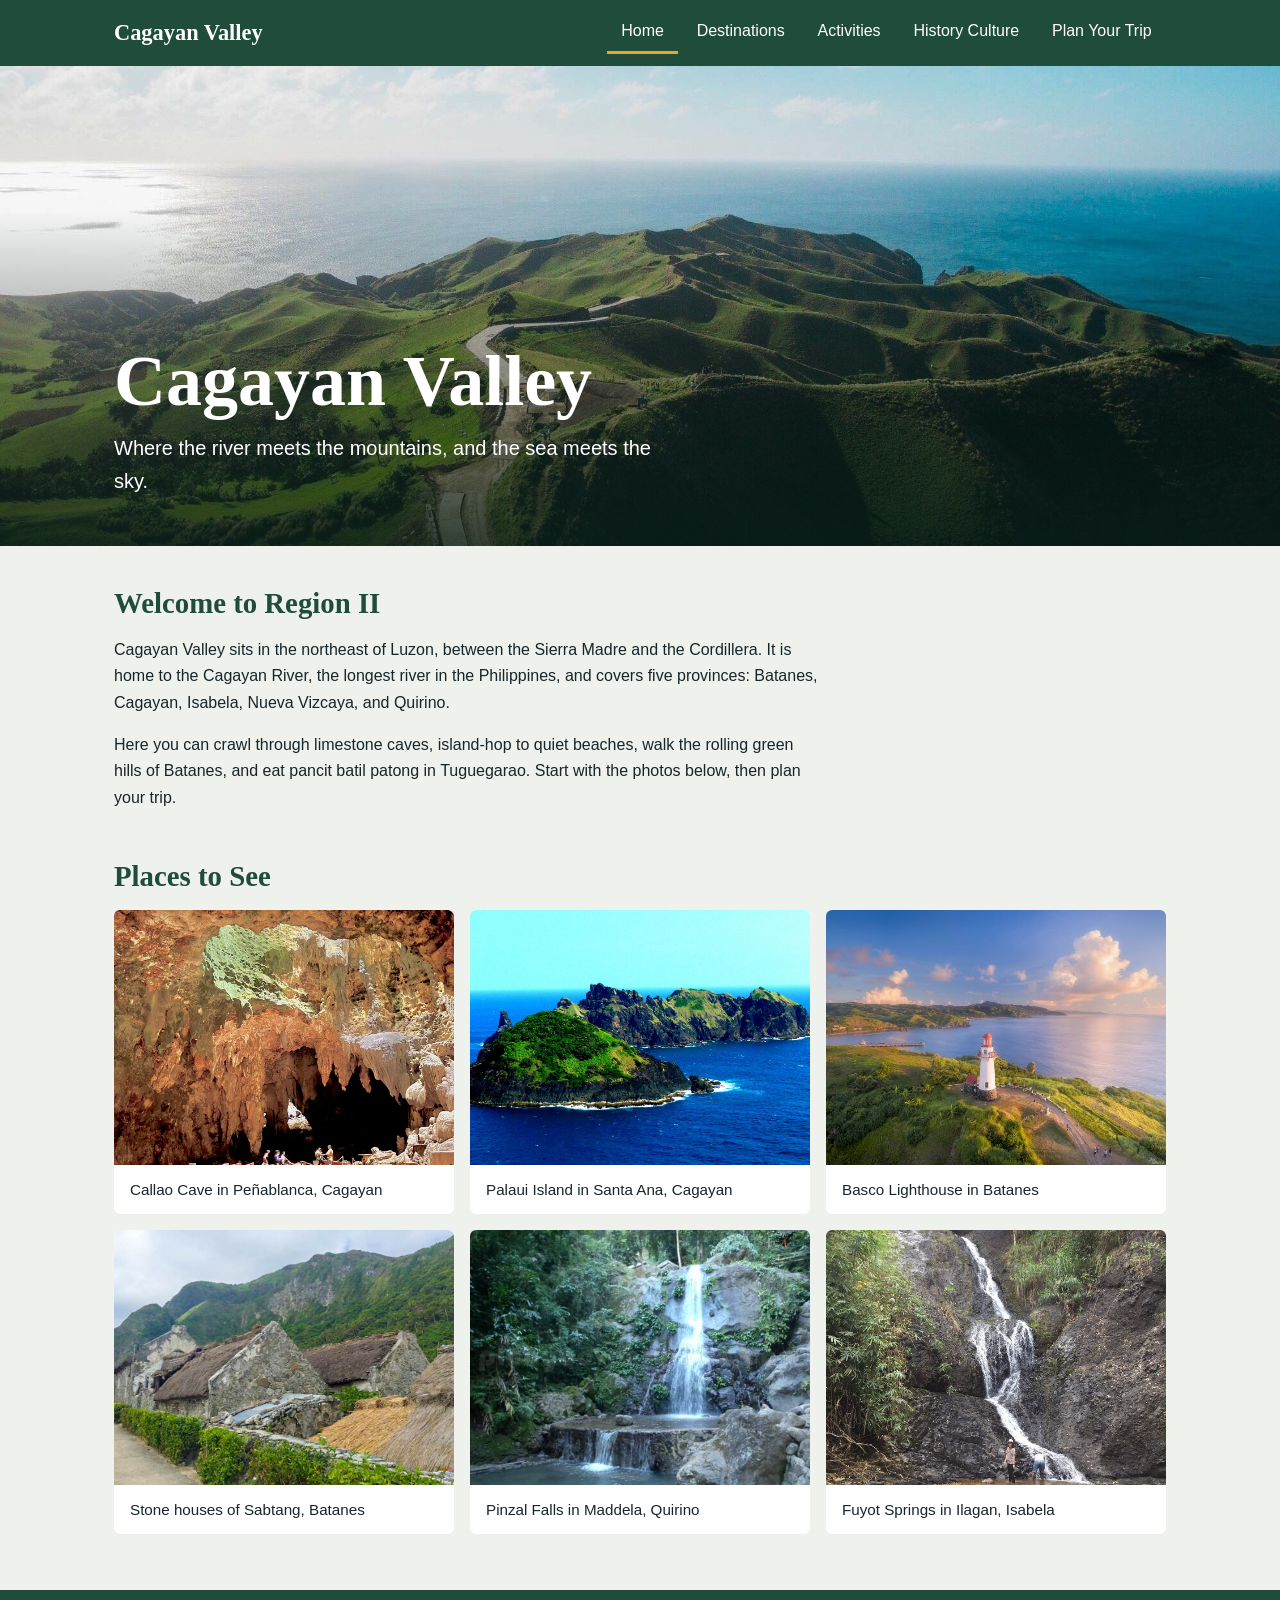
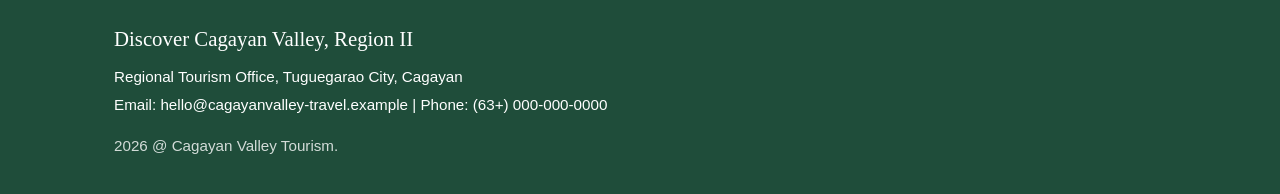
<file: Chiong_CagayanValley_Website/Code/index.html>
<!DOCTYPE html>
<html lang="en">
<head>
    <meta charset="UTF-8">
    <meta name="viewport" content="width=device-width, initial-scale=1.0">
    <title>Home | Cagayan Valley</title>
    <link rel="stylesheet" href="css/style.css">
</head>
<body>
   
    <header class="site-header">
        <div class="site-header__inner">
            <a class="site-header__brand" href="index.html">Cagayan Valley</a>
            <nav class="site-nav" aria-label="Main navigation">
                <ul class="site-nav__list">
                    <li class="site-nav__item"><a class="site-nav__link site-nav__link--active" href="index.html">Home</a></li>
                    <li class="site-nav__item"><a class="site-nav__link" href="destinations.html">Destinations</a></li>
                    <li class="site-nav__item"><a class="site-nav__link" href="activities.html">Activities</a></li>
                    <li class="site-nav__item"><a class="site-nav__link" href="history.html">History Culture</a></li>
                    <li class="site-nav__item"><a class="site-nav__link" href="trip.html">Plan Your Trip</a></li>
                </ul>
            </nav>
        </div>
    </header>

    <section class="hero">
        <img class="hero__image" src="Images/valley.jpg" alt="Mountains and river of Cagayan Valley" width="1600" height="700">
        <div class="hero__text">
            <h1 class="hero__title">Cagayan Valley</h1>
            <p class="hero__tagline">Where the river meets the mountains, and the sea meets the sky.</p>
        </div>
    </section>

    <main class="main-content">
     
        <section class="intro">
            <h2 class="section-heading">Welcome to Region II</h2>
            <p class="intro__text">Cagayan Valley sits in the northeast of Luzon, between the Sierra Madre and the Cordillera. It is home to the Cagayan River, the longest river in the Philippines, and covers five provinces: Batanes, Cagayan, Isabela, Nueva Vizcaya, and Quirino.</p>
            <p class="intro__text">Here you can crawl through limestone caves, island-hop to quiet beaches, walk the rolling green hills of Batanes, and eat pancit batil patong in Tuguegarao. Start with the photos below, then plan your trip.</p>
        </section>

     
        <section class="gallery">
            <h2 class="section-heading">Places to See</h2>
            <div class="gallery__grid">
            <figure class="gallery__item">
                <img class="gallery__image" src="Images/calao.jpg" alt="Callao Cave in Peñablanca, Cagayan" width="800" height="600">
                <figcaption class="gallery__caption">Callao Cave in Peñablanca, Cagayan</figcaption>
            </figure>
            <figure class="gallery__item">
                <img class="gallery__image" src="Images/palaui.JPG" alt="Palaui Island in Santa Ana, Cagayan" width="800" height="600">
                <figcaption class="gallery__caption">Palaui Island in Santa Ana, Cagayan</figcaption>
            </figure>
            <figure class="gallery__item">
                <img class="gallery__image" src="Images/basco.jpg" alt="Basco Lighthouse in Batanes" width="800" height="600">
                <figcaption class="gallery__caption">Basco Lighthouse in Batanes</figcaption>
            </figure>
            <figure class="gallery__item">
                <img class="gallery__image" src="Images/stone.jpg" alt="Stone houses of Sabtang, Batanes" width="800" height="600">
                <figcaption class="gallery__caption">Stone houses of Sabtang, Batanes</figcaption>
            </figure>
            <figure class="gallery__item">
                <img class="gallery__image" src="Images/falls.jpg" alt="Pinzal Falls in Maddela, Quirino" width="800" height="600">
                <figcaption class="gallery__caption">Pinzal Falls in Maddela, Quirino</figcaption>
            </figure>
            <figure class="gallery__item">
                <img class="gallery__image" src="Images/springs.jpg" alt="Fuyot Springs in Ilagan, Isabela" width="800" height="600">
                <figcaption class="gallery__caption">Fuyot Springs in Ilagan, Isabela</figcaption>
            </figure>
            </div>
        </section>
    </main>

   
    <footer class="site-footer">
        <div class="site-footer__inner">
            <p class="site-footer__title">Discover Cagayan Valley, Region II</p>
            <p class="site-footer__contact">Regional Tourism Office, Tuguegarao City, Cagayan</p>
            <p class="site-footer__contact">Email: hello@cagayanvalley-travel.example | Phone: (63+) 000-000-0000</p>
            <p class="site-footer__copy">2026 @ Cagayan Valley Tourism.</p>
        </div>
    </footer>
</body>
</html>
</file>
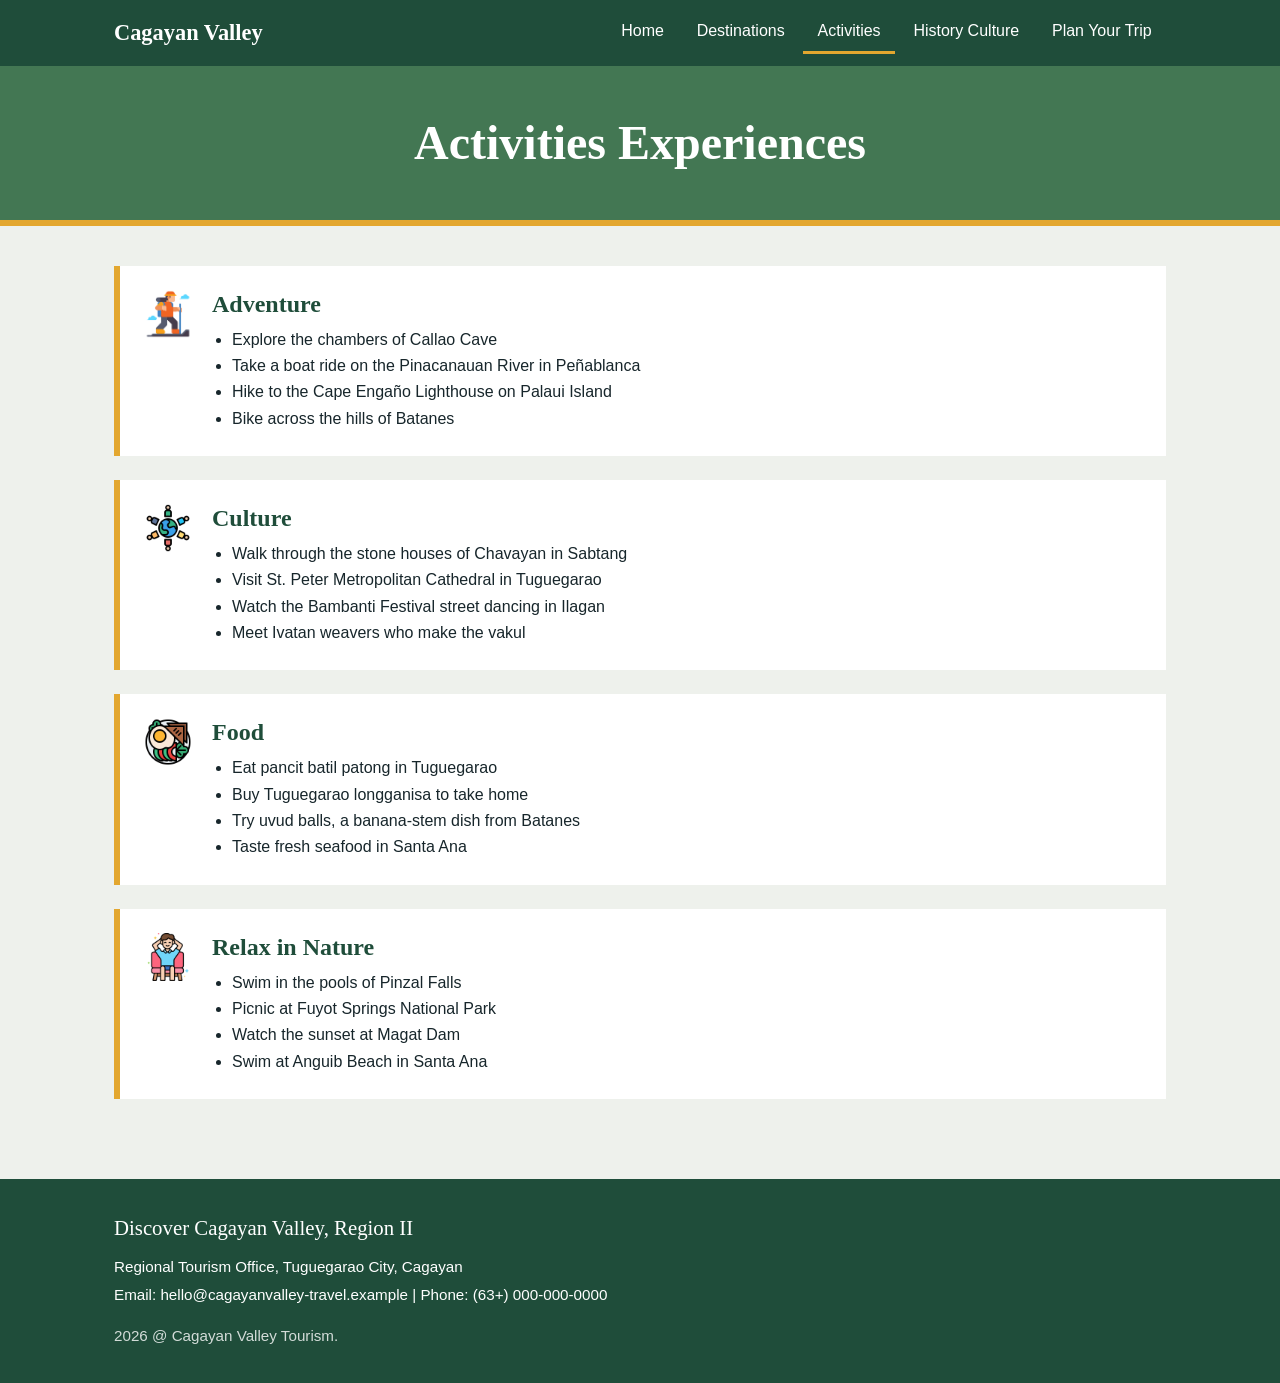
<file: Chiong_CagayanValley_Website/Code/activities.html>
<!DOCTYPE html>
<html lang="en">
<head>
    <meta charset="UTF-8">
    <meta name="viewport" content="width=device-width, initial-scale=1.0">
    <title>Activities Experiences | Cagayan Valley</title>
    <link rel="stylesheet" href="css/style.css">
</head>
<body>
   
    <header class="site-header">
        <div class="site-header__inner">
            <a class="site-header__brand" href="index.html">Cagayan Valley</a>
            <nav class="site-nav" aria-label="Main navigation">
                <ul class="site-nav__list">
                    <li class="site-nav__item"><a class="site-nav__link" href="index.html">Home</a></li>
                    <li class="site-nav__item"><a class="site-nav__link" href="destinations.html">Destinations</a></li>
                    <li class="site-nav__item"><a class="site-nav__link site-nav__link--active" href="activities.html">Activities</a></li>
                    <li class="site-nav__item"><a class="site-nav__link" href="history.html">History  Culture</a></li>
                    <li class="site-nav__item"><a class="site-nav__link" href="trip.html">Plan Your Trip</a></li>
                </ul>
            </nav>
        </div>
    </header>

    
    <section class="page-banner">
        <h1 class="page-banner__title">Activities Experiences</h1>
    </section>

    <main class="main-content">
   
        <section class="activity-category">
            <img class="activity-category__icon" src="Images/adventure.png" alt="Adventure icon" width="48" height="48">
            <div class="activity-category__body">
                <h2 class="activity-category__title">Adventure</h2>
                <ul class="activity-category__list">
                    <li>Explore the chambers of Callao Cave</li>
                    <li>Take a boat ride on the Pinacanauan River in Peñablanca</li>
                    <li>Hike to the Cape Engaño Lighthouse on Palaui Island</li>
                    <li>Bike across the hills of Batanes</li>
                </ul>
            </div>
        </section>
      
        <section class="activity-category">
            <img class="activity-category__icon" src="Images/culture.png" alt="Culture icon" width="48" height="48">
            <div class="activity-category__body">
                <h2 class="activity-category__title">Culture</h2>
                <ul class="activity-category__list">
                    <li>Walk through the stone houses of Chavayan in Sabtang</li>
                    <li>Visit St. Peter Metropolitan Cathedral in Tuguegarao</li>
                    <li>Watch the Bambanti Festival street dancing in Ilagan</li>
                    <li>Meet Ivatan weavers who make the vakul</li>
                </ul>
            </div>
        </section>
      
        <section class="activity-category">
            <img class="activity-category__icon" src="Images/food.png" alt="Food icon" width="48" height="48">
            <div class="activity-category__body">
                <h2 class="activity-category__title">Food</h2>
                <ul class="activity-category__list">
                    <li>Eat pancit batil patong in Tuguegarao</li>
                    <li>Buy Tuguegarao longganisa to take home</li>
                    <li>Try uvud balls, a banana-stem dish from Batanes</li>
                    <li>Taste fresh seafood in Santa Ana</li>
                </ul>
            </div>
        </section>
        
        <section class="activity-category">
            <img class="activity-category__icon" src="Images/relax.png" alt="Relax in Nature icon" width="48" height="48">
            <div class="activity-category__body">
                <h2 class="activity-category__title">Relax in Nature</h2>
                <ul class="activity-category__list">
                    <li>Swim in the pools of Pinzal Falls</li>
                    <li>Picnic at Fuyot Springs National Park</li>
                    <li>Watch the sunset at Magat Dam</li>
                    <li>Swim at Anguib Beach in Santa Ana</li>
                </ul>
            </div>
        </section>
    </main>

    
    <footer class="site-footer">
        <div class="site-footer__inner">
            <p class="site-footer__title">Discover Cagayan Valley, Region II</p>
            <p class="site-footer__contact">Regional Tourism Office, Tuguegarao City, Cagayan</p>
            <p class="site-footer__contact">Email: hello@cagayanvalley-travel.example | Phone: (63+) 000-000-0000</p>
            <p class="site-footer__copy">2026 @ Cagayan Valley Tourism.</p>
        </div>
    </footer>
</body>
</html>
</file>
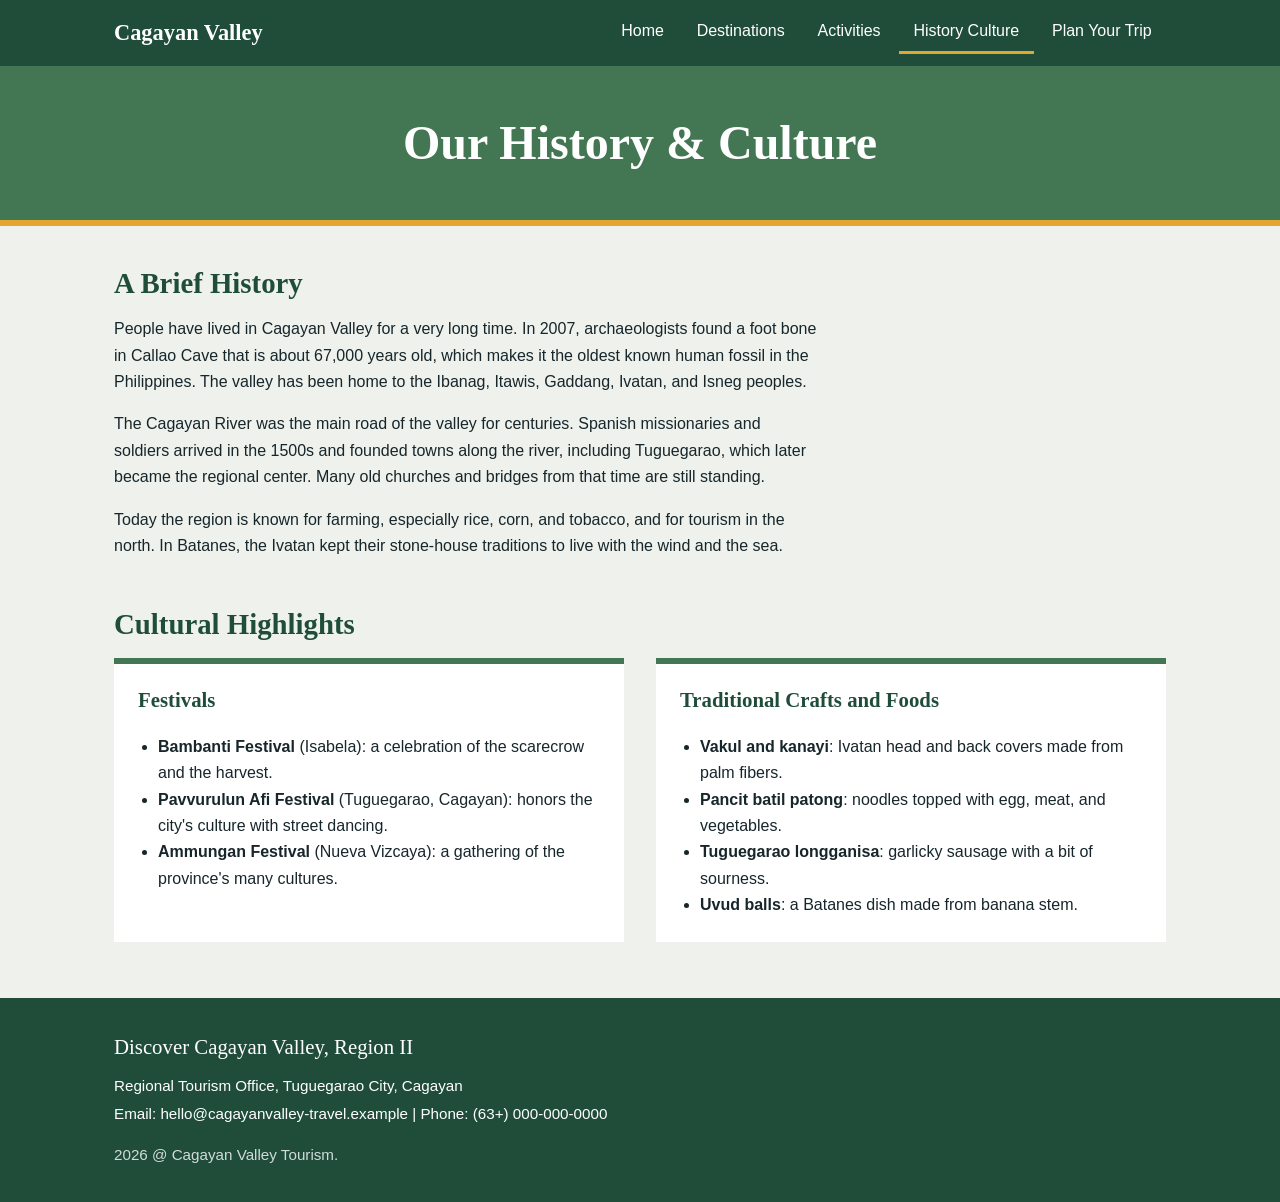
<file: Chiong_CagayanValley_Website/Code/history.html>
<!DOCTYPE html>
<html lang="en">
<head>
    <meta charset="UTF-8">
    <meta name="viewport" content="width=device-width, initial-scale=1.0">
    <title>Our History & Culture | Cagayan Valley</title>
    <link rel="stylesheet" href="css/style.css">
</head>
<body>
   
    <header class="site-header">
        <div class="site-header__inner">
            <a class="site-header__brand" href="index.html">Cagayan Valley</a>
            <nav class="site-nav" aria-label="Main navigation">
                <ul class="site-nav__list">
                    <li class="site-nav__item"><a class="site-nav__link" href="index.html">Home</a></li>
                    <li class="site-nav__item"><a class="site-nav__link" href="destinations.html">Destinations</a></li>
                    <li class="site-nav__item"><a class="site-nav__link" href="activities.html">Activities</a></li>
                    <li class="site-nav__item"><a class="site-nav__link site-nav__link--active" href="history.html">History Culture</a></li>
                    <li class="site-nav__item"><a class="site-nav__link" href="trip.html">Plan Your Trip</a></li>
                </ul>
            </nav>
        </div>
    </header>

   
    <section class="page-banner">
        <h1 class="page-banner__title">Our History & Culture</h1>
    </section>

    <main class="main-content">
       
        <section class="history">
            <h2 class="section-heading">A Brief History</h2>
            <p>People have lived in Cagayan Valley for a very long time. In 2007, archaeologists found a foot bone in Callao Cave that is about 67,000 years old, which makes it the oldest known human fossil in the Philippines. The valley has been home to the Ibanag, Itawis, Gaddang, Ivatan, and Isneg peoples.</p>
            <p>The Cagayan River was the main road of the valley for centuries. Spanish missionaries and soldiers arrived in the 1500s and founded towns along the river, including Tuguegarao, which later became the regional center. Many old churches and bridges from that time are still standing.</p>
            <p>Today the region is known for farming, especially rice, corn, and tobacco, and for tourism in the north. In Batanes, the Ivatan kept their stone-house traditions to live with the wind and the sea.</p>
        </section>

    
        <section class="culture">
            <h2 class="section-heading">Cultural Highlights</h2>
            <div class="culture__columns">
                <div class="culture__column">
                    <h3 class="culture__subheading">Festivals</h3>
                    <ul class="culture__list">
                        <li><strong>Bambanti Festival</strong> (Isabela): a celebration of the scarecrow and the harvest.</li>
                        <li><strong>Pavvurulun Afi Festival</strong> (Tuguegarao, Cagayan): honors the city's culture with street dancing.</li>
                        <li><strong>Ammungan Festival</strong> (Nueva Vizcaya): a gathering of the province's many cultures.</li>
                    </ul>
                </div>
                <div class="culture__column">
                    <h3 class="culture__subheading">Traditional Crafts and Foods</h3>
                    <ul class="culture__list">
                        <li><strong>Vakul and kanayi</strong>: Ivatan head and back covers made from palm fibers.</li>
                        <li><strong>Pancit batil patong</strong>: noodles topped with egg, meat, and vegetables.</li>
                        <li><strong>Tuguegarao longganisa</strong>: garlicky sausage with a bit of sourness.</li>
                        <li><strong>Uvud balls</strong>: a Batanes dish made from banana stem.</li>
                    </ul>
                </div>
            </div>
        </section>
    </main>

   
    <footer class="site-footer">
        <div class="site-footer__inner">
            <p class="site-footer__title">Discover Cagayan Valley, Region II</p>
            <p class="site-footer__contact">Regional Tourism Office, Tuguegarao City, Cagayan</p>
            <p class="site-footer__contact">Email: hello@cagayanvalley-travel.example | Phone: (63+) 000-000-0000</p>
            <p class="site-footer__copy">2026 @ Cagayan Valley Tourism.</p>
        </div>
    </footer>
</body>
</html>
</file>
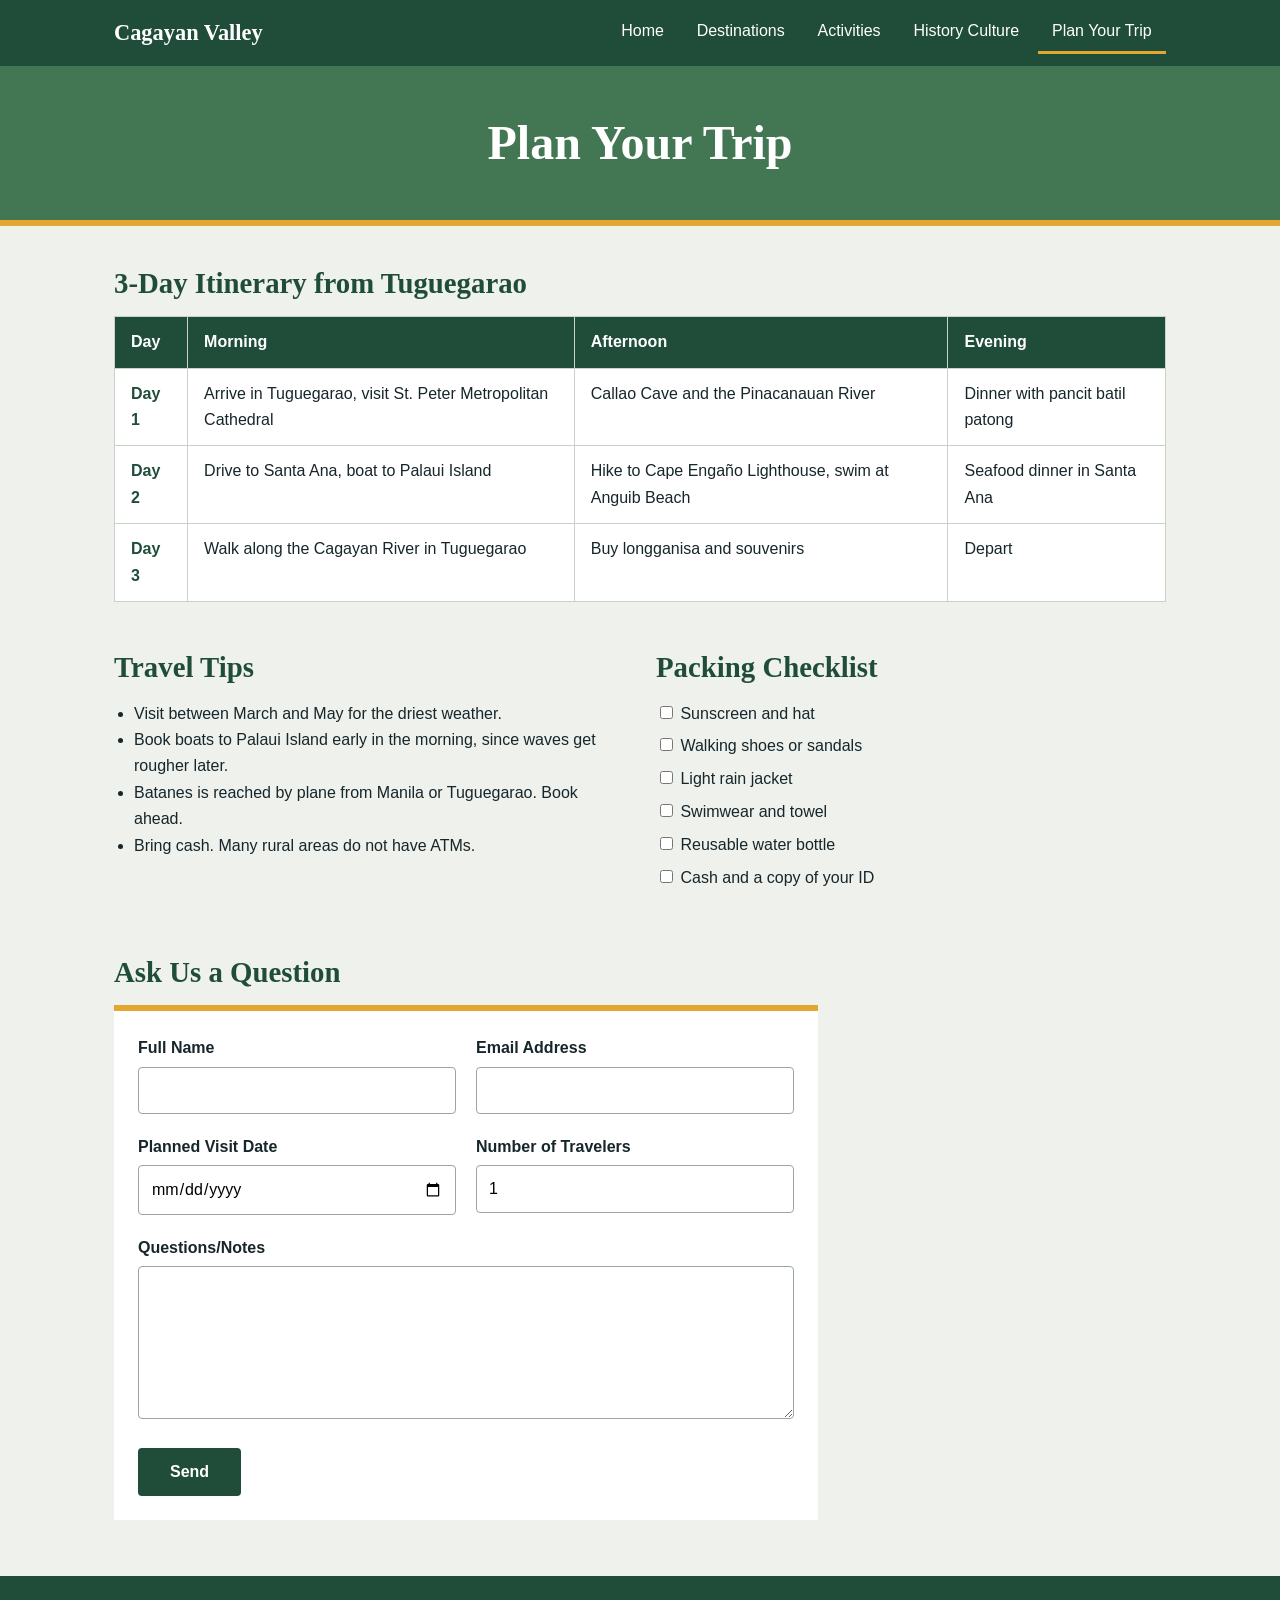
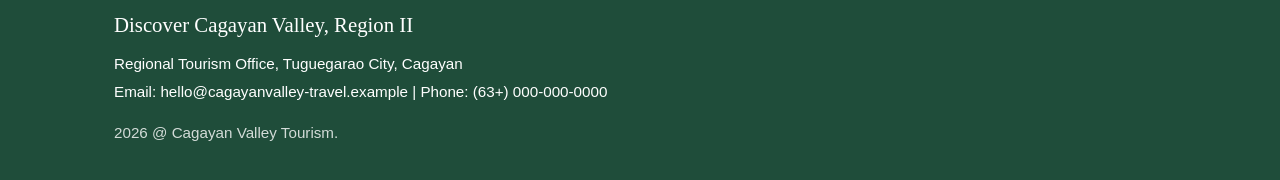
<file: Chiong_CagayanValley_Website/Code/trip.html>
<!DOCTYPE html>
<html lang="en">
<head>
    <meta charset="UTF-8">
    <meta name="viewport" content="width=device-width, initial-scale=1.0">
    <title>Plan Your Trip | Cagayan Valley</title>
    <link rel="stylesheet" href="css/style.css">
</head>
<body>
   
    <header class="site-header">
        <div class="site-header__inner">
            <a class="site-header__brand" href="index.html">Cagayan Valley</a>
            <nav class="site-nav" aria-label="Main navigation">
                <ul class="site-nav__list">
                    <li class="site-nav__item"><a class="site-nav__link" href="index.html">Home</a></li>
                    <li class="site-nav__item"><a class="site-nav__link" href="destinations.html">Destinations</a></li>
                    <li class="site-nav__item"><a class="site-nav__link" href="activities.html">Activities</a></li>
                    <li class="site-nav__item"><a class="site-nav__link" href="history.html">History Culture</a></li>
                    <li class="site-nav__item"><a class="site-nav__link site-nav__link--active" href="trip.html">Plan Your Trip</a></li>
                </ul>
            </nav>
        </div>
    </header>

    
    <section class="page-banner">
        <h1 class="page-banner__title">Plan Your Trip</h1>
    </section>

    <main class="main-content">
       
        <section class="itinerary">
            <h2 class="section-heading">3-Day Itinerary from Tuguegarao</h2>
            <div class="itinerary__scroll">
                <table class="itinerary__table">
                <thead>
                    <tr>
                        <th>Day</th>
                        <th>Morning</th>
                        <th>Afternoon</th>
                        <th>Evening</th>
                    </tr>
                </thead>
                <tbody>
                    <tr>
                        <td>Day 1</td>
                        <td>Arrive in Tuguegarao, visit St. Peter Metropolitan Cathedral</td>
                        <td>Callao Cave and the Pinacanauan River</td>
                        <td>Dinner with pancit batil patong</td>
                    </tr>
                    <tr>
                        <td>Day 2</td>
                        <td>Drive to Santa Ana, boat to Palaui Island</td>
                        <td>Hike to Cape Engaño Lighthouse, swim at Anguib Beach</td>
                        <td>Seafood dinner in Santa Ana</td>
                    </tr>
                    <tr>
                        <td>Day 3</td>
                        <td>Walk along the Cagayan River in Tuguegarao</td>
                        <td>Buy longganisa and souvenirs</td>
                        <td>Depart</td>
                    </tr>
                </tbody>
            </table>
            </div>
        </section>

        <section class="trip-notes">
            <div class="trip-notes__column">
                <h2 class="section-heading">Travel Tips</h2>
                <ul class="trip-notes__list">
                    <li>Visit between March and May for the driest weather.</li>
                    <li>Book boats to Palaui Island early in the morning, since waves get rougher later.</li>
                    <li>Batanes is reached by plane from Manila or Tuguegarao. Book ahead.</li>
                    <li>Bring cash. Many rural areas do not have ATMs.</li>
                </ul>
            </div>
            <div class="trip-notes__column">
                <h2 class="section-heading">Packing Checklist</h2>
                <ul class="trip-notes__checklist">
                    <li><label><input type="checkbox" name="pack-sunscreen"> Sunscreen and hat</label></li>
                    <li><label><input type="checkbox" name="pack-shoes"> Walking shoes or sandals</label></li>
                    <li><label><input type="checkbox" name="pack-rain"> Light rain jacket</label></li>
                    <li><label><input type="checkbox" name="pack-swim"> Swimwear and towel</label></li>
                    <li><label><input type="checkbox" name="pack-water"> Reusable water bottle</label></li>
                    <li><label><input type="checkbox" name="pack-cash"> Cash and a copy of your ID</label></li>
                </ul>
            </div>
        </section>

       
        <section class="contact">
            <h2 class="section-heading">Ask Us a Question</h2>
            <form class="contact-form" action="#" method="post">
                <div class="contact-form__field">
                    <label class="contact-form__label" for="full-name">Full Name</label>
                    <input class="contact-form__input" type="text" id="full-name" name="full-name" required>
                </div>
                <div class="contact-form__field">
                    <label class="contact-form__label" for="email">Email Address</label>
                    <input class="contact-form__input" type="email" id="email" name="email" required>
                </div>
                <div class="contact-form__field">
                    <label class="contact-form__label" for="visit-date">Planned Visit Date</label>
                    <input class="contact-form__input" type="date" id="visit-date" name="visit-date">
                </div>
                <div class="contact-form__field">
                    <label class="contact-form__label" for="travelers">Number of Travelers</label>
                    <input class="contact-form__input" type="number" id="travelers" name="travelers" min="1" value="1">
                </div>
                <div class="contact-form__field contact-form__field--wide">
                    <label class="contact-form__label" for="notes">Questions/Notes</label>
                    <textarea class="contact-form__input" id="notes" name="notes" rows="5"></textarea>
                </div>
                <button class="contact-form__button" type="submit">Send</button>
            </form>
        </section>
    </main>

   
    <footer class="site-footer">
        <div class="site-footer__inner">
            <p class="site-footer__title">Discover Cagayan Valley, Region II</p>
            <p class="site-footer__contact">Regional Tourism Office, Tuguegarao City, Cagayan</p>
            <p class="site-footer__contact">Email: hello@cagayanvalley-travel.example | Phone: (63+) 000-000-0000</p>
            <p class="site-footer__copy">2026 @ Cagayan Valley Tourism.</p>
        </div>
    </footer>
</body>
</html>
</file>
<file: Chiong_CagayanValley_Website/Code/css/style.css>
:root {
    --color-forest: #1f4d3a;      
    --color-river: #437753;       
    --color-gold: #e3a72f;        
    --color-ink: #17262b;         
    --color-stone: #eef1ec;       
    --color-white: #ffffff;
    --font-heading: Georgia, "Times New Roman", serif;
    --font-body: "Segoe UI", Roboto, Helvetica, Arial, sans-serif;
    --page-width: 1100px;
}


* {
    box-sizing: border-box;
}

body {
    margin: 0;
    font-family: var(--font-body);
    line-height: 1.65;
    color: var(--color-ink);
    background-color: var(--color-stone);
}

h1,
h2,
h3 {
    font-family: var(--font-heading);
    line-height: 1.2;
    color: var(--color-forest);
}

img {
    display: block;
    max-width: 100%;
    height: auto;
}

a:focus-visible,
button:focus-visible,
input:focus-visible,
textarea:focus-visible {
    outline: 3px solid var(--color-gold);
    outline-offset: 2px;
}


.site-header {
    position: sticky;
    top: 0;
    z-index: 10;
    background-color: var(--color-forest);
}

.site-header__inner {
    display: flex;
    flex-wrap: wrap;
    align-items: center;
    justify-content: space-between;
    gap: 0.5rem 2rem;
    max-width: var(--page-width);
    margin: 0 auto;
    padding: 0.75rem 1.5rem;
}

.site-header__brand {
    font-family: var(--font-heading);
    font-size: 1.4rem;
    font-weight: bold;
    color: var(--color-white);
    text-decoration: none;
}

.site-nav__list {
    display: flex;
    flex-wrap: wrap;
    gap: 0.25rem;
    margin: 0;
    padding: 0;
    list-style: none;
}

.site-nav__link {
    display: block;
    padding: 0.4rem 0.9rem;
    color: var(--color-white);
    text-decoration: none;
    border-bottom: 3px solid transparent;
}

.site-nav__link:hover,
.site-nav__link--active {
    border-bottom-color: var(--color-gold);
}


.hero {
    position: relative;
    height: 480px;
    overflow: hidden;
    background-color: var(--color-forest);
}

.hero__image {
    width: 100%;
    height: 100%;
    object-fit: cover;
}

.hero__text {
    position: absolute;
    inset: 0;
    display: flex;
    flex-direction: column;
    justify-content: flex-end;
    padding: 3rem max(1.5rem, calc((100% - var(--page-width)) / 2 + 1.5rem));
    background: linear-gradient(to top, rgba(10, 30, 25, 0.8), rgba(10, 30, 25, 0) 70%);
    color: var(--color-white);
}

.hero__title {
    margin: 0;
    font-size: clamp(2.5rem, 7vw, 4.5rem);
    color: var(--color-white);
}

.hero__tagline {
    margin: 0.5rem 0 0;
    font-size: 1.25rem;
    max-width: 36rem;
}

.page-banner {
    padding: 3rem 1.5rem;
    background-color: var(--color-river);
    border-bottom: 6px solid var(--color-gold);
    text-align: center;
}

.page-banner__title {
    margin: 0;
    font-size: clamp(1.9rem, 5vw, 3rem);
    color: var(--color-white);
}


.main-content {
    max-width: var(--page-width);
    margin: 0 auto;
    padding: 2.5rem 1.5rem 3.5rem;
}

.section-heading {
    margin: 0 0 1rem;
    font-size: 1.8rem;
}

.intro {
    max-width: 44rem;
    margin-bottom: 3rem;
}


.gallery__grid {
    display: grid;
    grid-template-columns: repeat(3, 1fr);
    gap: 1rem;
}

.gallery__item {
    margin: 0;
    overflow: hidden;
    background-color: var(--color-white);
    border-radius: 6px;
}

.gallery__image {
    width: 100%;
    aspect-ratio: 4 / 3;
    object-fit: cover;
}

.gallery__caption {
    padding: 0.75rem 1rem;
    font-size: 0.95rem;
}

/*destination*/
.destination {
    display: grid;
    grid-template-columns: 1fr 1fr;
    gap: 2rem;
    align-items: center;
    padding: 1.5rem 0;
    border-bottom: 1px solid #c9d2c8;
}

.destination:nth-child(even) .destination__image {
    order: 2;
}

.destination__image {
    width: 100%;
    aspect-ratio: 4 / 3;
    object-fit: cover;
    border-radius: 6px;
}

.destination__name {
    margin: 0 0 0.5rem;
    font-size: 1.7rem;
}

.destination__location {
    color: var(--color-river);
}

/*activities*/
.activity-category {
    display: flex;
    gap: 1.25rem;
    align-items: flex-start;
    margin-bottom: 1.5rem;
    padding: 1.5rem;
    background-color: var(--color-white);
    border-left: 6px solid var(--color-gold);
}

.activity-category__icon {
    flex-shrink: 0;
    width: 48px;
    height: 48px;
}

.activity-category__title {
    margin: 0 0 0.5rem;
    font-size: 1.5rem;
}

.activity-category__list {
    margin: 0;
    padding-left: 1.25rem;
}

/*history*/
.history {
    max-width: 44rem;
    margin-bottom: 3rem;
}

.culture__columns {
    display: grid;
    grid-template-columns: 1fr 1fr;
    gap: 2rem;
}

.culture__column {
    padding: 1.5rem;
    background-color: var(--color-white);
    border-top: 6px solid var(--color-river);
}

.culture__subheading {
    margin-top: 0;
    font-size: 1.3rem;
}

.culture__list {
    margin: 0;
    padding-left: 1.25rem;
}

/*plantrip*/
.itinerary {
    margin-bottom: 3rem;
}

.itinerary__scroll {
    overflow-x: auto;
}

.itinerary__table {
    width: 100%;
    border-collapse: collapse;
    background-color: var(--color-white);
}

.itinerary__table th,
.itinerary__table td {
    padding: 0.75rem 1rem;
    text-align: left;
    vertical-align: top;
    border: 1px solid #c9d2c8;
}

.itinerary__table th {
    color: var(--color-white);
    background-color: var(--color-forest);
}

.itinerary__table td:first-child {
    font-weight: bold;
    color: var(--color-forest);
}

.trip-notes {
    display: grid;
    grid-template-columns: 1fr 1fr;
    gap: 2rem;
    margin-bottom: 3rem;
}

.trip-notes__list {
    padding-left: 1.25rem;
}

.trip-notes__checklist {
    padding: 0;
    list-style: none;
}

.trip-notes__checklist li {
    margin-bottom: 0.4rem;
}

/*Contact form*/
.contact-form {
    display: grid;
    grid-template-columns: 1fr 1fr;
    gap: 1.25rem;
    max-width: 44rem;
    padding: 1.5rem;
    background-color: var(--color-white);
    border-top: 6px solid var(--color-gold);
}

.contact-form__field--wide,
.contact-form__button {
    grid-column: 1 / -1;
}

.contact-form__label {
    display: block;
    margin-bottom: 0.3rem;
    font-weight: 600;
}

.contact-form__input {
    width: 100%;
    padding: 0.6rem 0.75rem;
    font: inherit;
    border: 1px solid #9aa89c;
    border-radius: 4px;
}

.contact-form__button {
    justify-self: start;
    padding: 0.7rem 2rem;
    font: inherit;
    font-weight: bold;
    color: var(--color-white);
    background-color: var(--color-forest);
    border: none;
    border-radius: 4px;
    cursor: pointer;
}

.contact-form__button:hover {
    background-color: var(--color-river);
}


.site-footer {
    color: var(--color-white);
    background-color: var(--color-forest);
}

.site-footer__inner {
    max-width: var(--page-width);
    margin: 0 auto;
    padding: 2rem 1.5rem;
}

.site-footer__title {
    margin: 0 0 0.5rem;
    font-family: var(--font-heading);
    font-size: 1.3rem;
}

.site-footer__contact,
.site-footer__copy {
    margin: 0.2rem 0;
    font-size: 0.95rem;
}

.site-footer__copy {
    margin-top: 1rem;
    opacity: 0.8;
}


@media (max-width: 800px) {
    .hero {
        height: 360px;
    }

    .gallery__grid {
        grid-template-columns: 1fr 1fr;
    }

    .destination,
    .culture__columns,
    .trip-notes,
    .contact-form {
        grid-template-columns: 1fr;
    }

    .destination:nth-child(even) .destination__image {
        order: 0;
    }
}

@media (max-width: 500px) {
    .gallery__grid {
        grid-template-columns: 1fr;
    }
}
</file>
